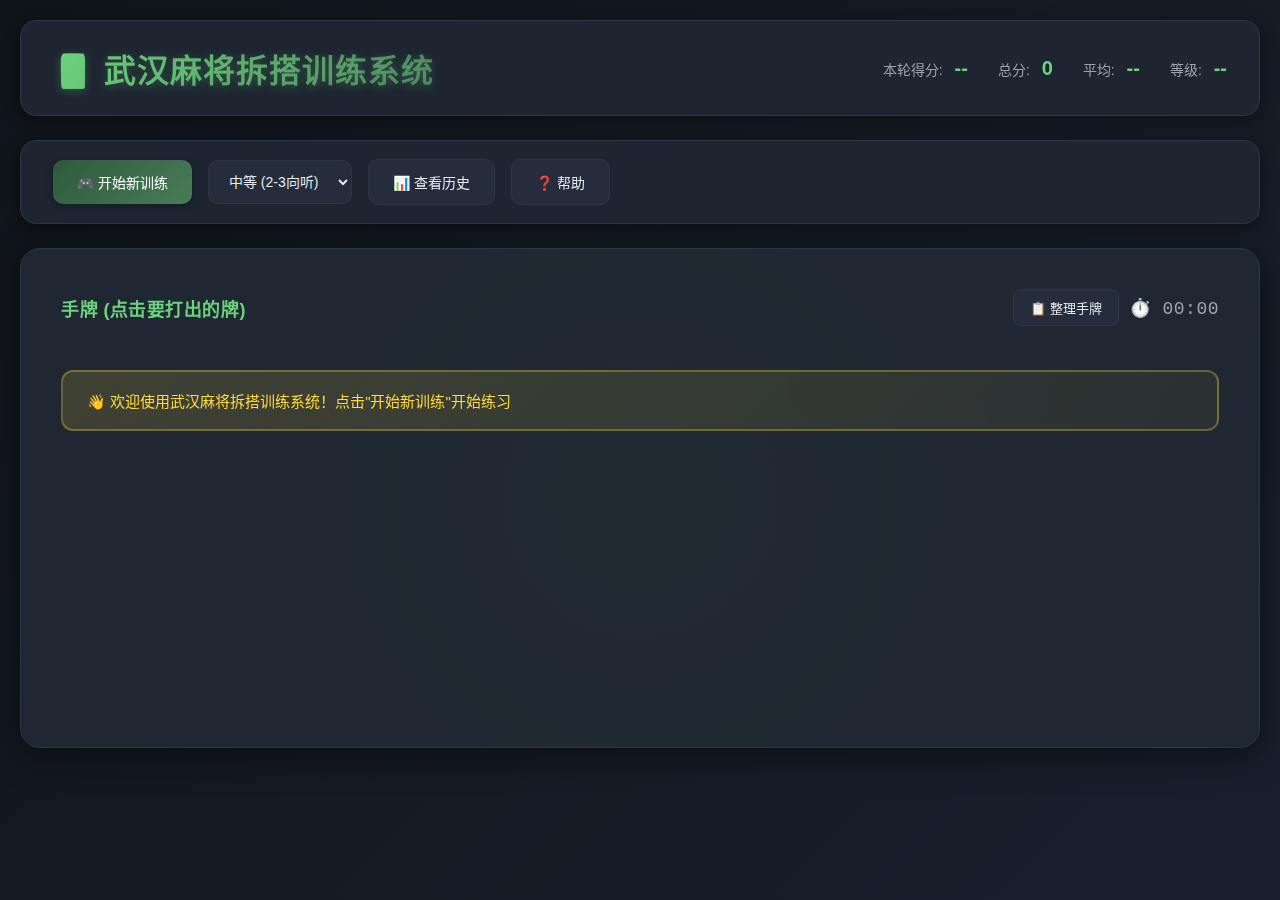
<file: index.html>
<!DOCTYPE html>
<html lang="zh-CN">
<head>
  <meta charset="UTF-8">
  <meta name="viewport" content="width=device-width, initial-scale=1.0">
  <title>🀄 武汉麻将拆搭训练系统</title>
  <link rel="stylesheet" href="css/main.css">
</head>
<body>
  <div id="app">
    <!-- 顶部标题栏 -->
    <header class="app-header">
      <h1>🀄 武汉麻将拆搭训练系统</h1>
      <div class="header-stats">
        <span>本轮得分: <strong id="round-score">--</strong></span>
        <span>总分: <strong id="total-score">0</strong></span>
        <span>平均: <strong id="avg-score">--</strong></span>
        <span>等级: <strong id="level-display">--</strong></span>
      </div>
    </header>
    
    <!-- 控制面板 -->
    <div class="control-panel">
      <button id="btn-new-session" class="btn btn-primary">🎮 开始新训练</button>
      <select id="difficulty-select" class="select">
        <option value="easy">简单 (1-2向听)</option>
        <option value="medium" selected>中等 (2-3向听)</option>
        <option value="hard">困难 (3+向听)</option>
      </select>
      <button id="btn-history" class="btn">📊 查看历史</button>
      <button id="btn-help" class="btn">❓ 帮助</button>
    </div>
    
    <!-- 主游戏区域 -->
    <main class="game-area">
      <!-- 指示牌信息显示 -->
      <div id="indicator-info" class="indicator-info" style="display: none;">
        <div>🎴 指示牌: <span id="indicator-tile-text">--</span></div>
        <div>🟥 皮子: <span id="pizi-tiles-text">--</span></div>
        <div>🟦 赖子: <span id="laizi-tiles-text">--</span></div>
      </div>
      
      <!-- 手牌显示 -->
      <div class="hand-section">
        <div class="section-label">
          <span>手牌 (点击要打出的牌)</span>
          <div class="hand-actions">
            <button id="btn-sort-hand" class="btn btn-small">📋 整理手牌</button>
            <button id="btn-gang" class="btn btn-small hidden">🀄 杠红中</button>
            <span class="timer">⏱️ <span id="timer-display">00:00</span></span>
          </div>
        </div>
        <div class="tiles-wrapper">
          <div id="hand-tiles" class="tile-container"></div>
          <div id="drawn-tile" class="tile-slot" style="display: none;"></div>
        </div>
      </div>
      
      <!-- 提示信息 -->
      <div id="hint-area" class="hint-area hidden">
        <div class="hint-content">
          <span id="hint-text"></span>
        </div>
      </div>
    </main>
    
    <!-- 分析结果面板 -->
    <aside id="analysis-panel" class="analysis-panel hidden">
      <div class="panel-header">
        <h2>🎯 本轮分析结果</h2>
        <button id="btn-close-analysis" class="btn-close">×</button>
      </div>
      
      <div class="panel-content">
        <!-- 得分显示 -->
        <div class="score-display">
          <div class="score-circle" id="score-circle">
            <span class="score-value" id="score-value">--</span>
            <span class="score-label">分</span>
          </div>
          <p class="score-feedback" id="score-feedback"></p>
        </div>
        
        <!-- 对比展示 -->
        <div class="comparison">
          <div class="choice-item user-choice">
            <h3>你的选择</h3>
            <div class="choice-tile">
              <div id="user-choice-tile" class="tile"></div>
            </div>
            <p class="choice-info" id="user-choice-rank"></p>
          </div>
          
          <div class="vs-divider">VS</div>
          
          <div class="choice-item best-choice">
            <h3>最优选择</h3>
            <div class="choice-tile">
              <div id="best-choice-tile" class="tile"></div>
            </div>
            <p class="choice-info" id="best-choice-reason"></p>
          </div>
        </div>
        
        <!-- 所有选项排名 -->
        <div class="alternatives-section">
          <h3>📋 所有选项排名</h3>
          <div id="alternatives-list" class="alternatives-list"></div>
        </div>
        
        <!-- 改进建议 -->
        <div class="improvement-section">
          <h3>💡 改进建议</h3>
          <ul id="improvement-list" class="improvement-list"></ul>
        </div>
        
        <!-- 操作按钮 -->
        <div class="panel-actions">
          <button id="btn-reselect" class="btn btn-secondary">🔄 重新选择</button>
          <button id="btn-next-round" class="btn btn-primary">▶️ 下一轮</button>
          <button id="btn-save-session" class="btn">💾 保存记录</button>
        </div>
      </div>
    </aside>
    
    <!-- 历史记录面板 -->
    <aside id="history-panel" class="history-panel hidden">
      <div class="panel-header">
        <h2>📊 训练历史</h2>
        <button id="btn-close-history" class="btn-close">×</button>
      </div>
      
      <div class="panel-content">
        <div class="session-summary">
          <div class="summary-item">
            <span class="label">训练场次:</span>
            <span class="value" id="rounds-count">0</span>
          </div>
          <div class="summary-item">
            <span class="label">平均得分:</span>
            <span class="value" id="history-avg-score">--</span>
          </div>
          <div class="summary-item">
            <span class="label">平均用时:</span>
            <span class="value" id="history-avg-time">--</span>秒
          </div>
          <div class="summary-item">
            <span class="label">当前等级:</span>
            <span class="value" id="current-level">--</span>
          </div>
        </div>
        
        <div class="rounds-list-wrapper">
          <h3>历史记录</h3>
          <div id="rounds-list" class="rounds-list"></div>
        </div>
        
        <div class="history-actions">
          <button id="btn-clear-history" class="btn btn-danger">🗑️ 清除历史</button>
        </div>
      </div>
    </aside>
  </div>
  
  <!-- 脚本引入 -->
  <script src="js/core/TileConstants.js"></script>
  <script src="js/core/MajiangRules.js"></script>
  <script src="js/core/TileUtils.js"></script>
  <script src="js/core/TileGenerator.js"></script>
  <script src="js/core/TileAnalyzer.js"></script>
  <script src="js/core/ScoringSystem.js"></script>
  <script src="js/state/GameState.js"></script>
  <script src="js/ui/TileDisplay.js"></script>
  <script src="js/ui/AnalysisPanel.js"></script>
  <script src="js/ui/HistoryPanel.js"></script>
  <script src="js/storage/StorageManager.js"></script>
  <script src="js/app.js"></script>
</body>
</html>
</file>
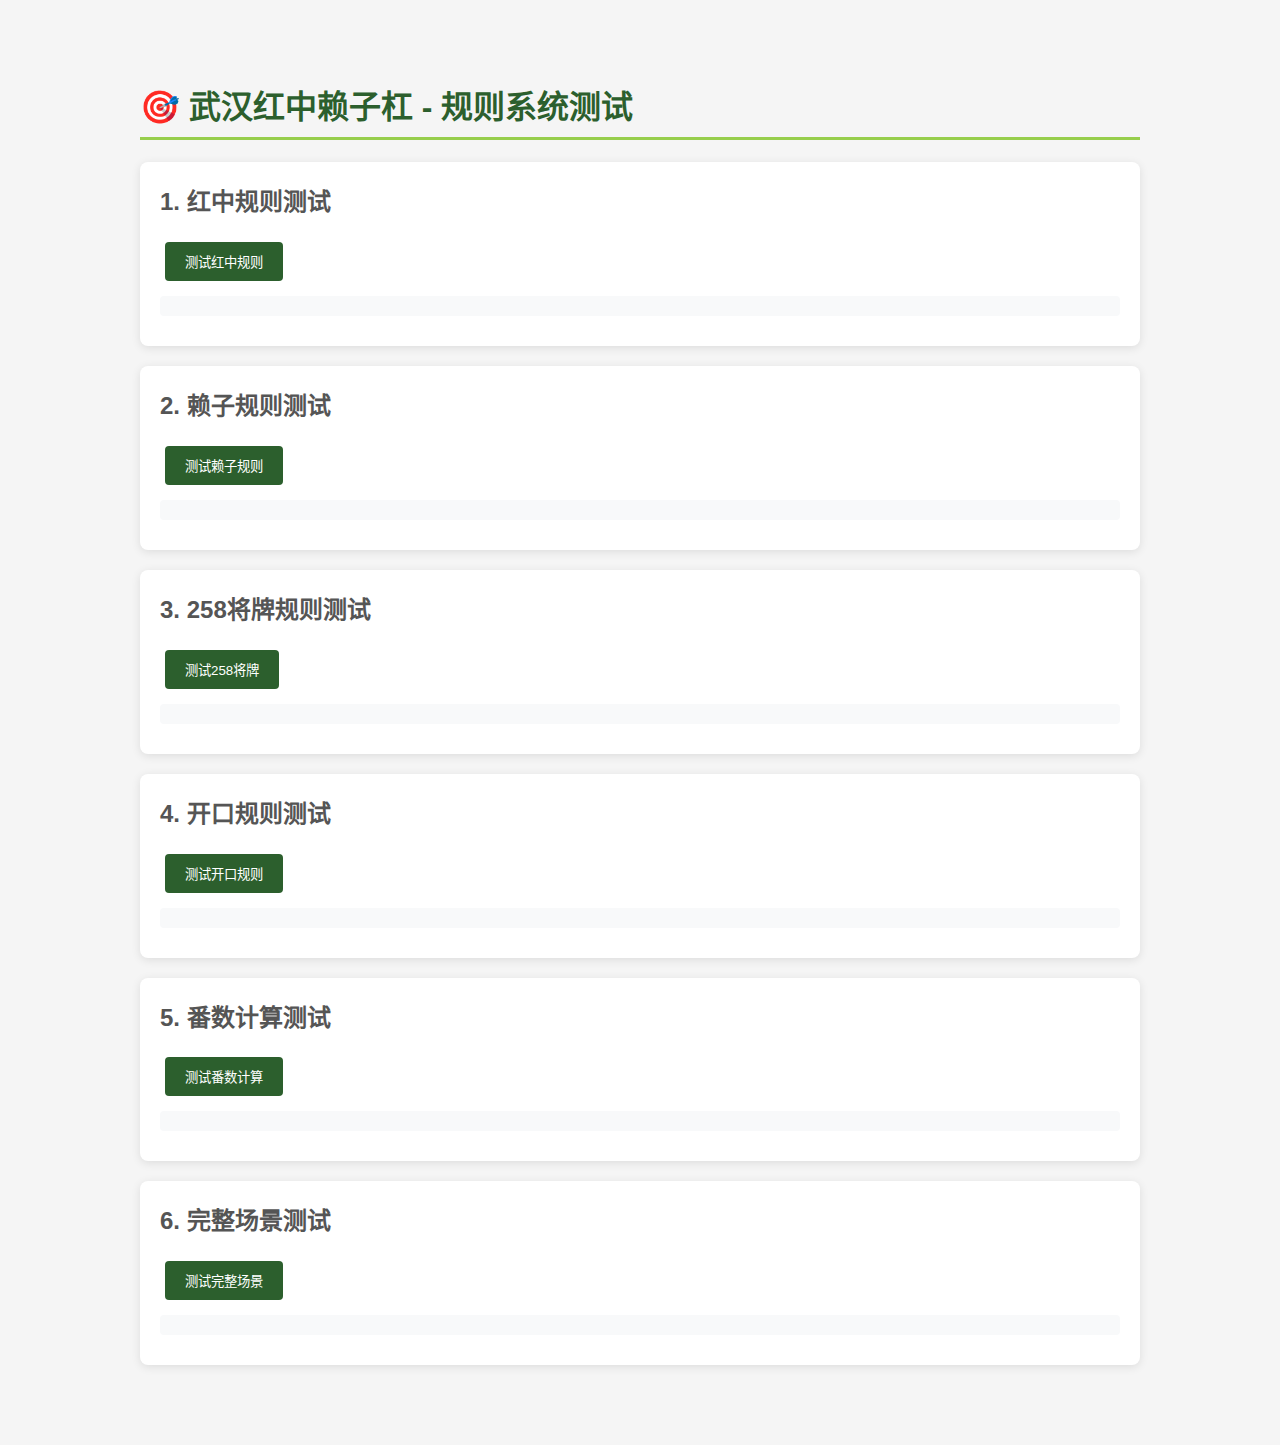
<file: rule-test.html>
<!DOCTYPE html>
<html lang="zh-CN">
<head>
  <meta charset="UTF-8">
  <meta name="viewport" content="width=device-width, initial-scale=1.0">
  <title>规则测试 - 武汉红中赖子杠</title>
  <style>
    body {
      font-family: 'Microsoft YaHei', Arial, sans-serif;
      max-width: 1000px;
      margin: 40px auto;
      padding: 20px;
      background: #f5f5f5;
    }
    .test-section {
      background: white;
      padding: 20px;
      margin-bottom: 20px;
      border-radius: 8px;
      box-shadow: 0 2px 10px rgba(0,0,0,0.1);
    }
    h1 {
      color: #2c5f2d;
      border-bottom: 3px solid #97ce4c;
      padding-bottom: 10px;
    }
    h2 {
      color: #555;
      margin-top: 0;
    }
    .result {
      padding: 10px;
      margin: 10px 0;
      border-radius: 4px;
      background: #f8f9fa;
    }
    .success {
      background: #d4edda;
      border-left: 4px solid #28a745;
      padding: 10px;
    }
    .warning {
      background: #fff3cd;
      border-left: 4px solid #ffc107;
      padding: 10px;
    }
    .info {
      background: #d1ecf1;
      border-left: 4px solid #17a2b8;
      padding: 10px;
    }
    button {
      background: #2c5f2d;
      color: white;
      border: none;
      padding: 10px 20px;
      border-radius: 4px;
      cursor: pointer;
      margin: 5px;
    }
    button:hover {
      background: #97ce4c;
    }
    .code {
      background: #f4f4f4;
      padding: 10px;
      border-radius: 4px;
      font-family: 'Courier New', monospace;
      overflow-x: auto;
    }
  </style>
</head>
<body>
  <h1>🎯 武汉红中赖子杠 - 规则系统测试</h1>

  <div class="test-section">
    <h2>1. 红中规则测试</h2>
    <button onclick="testZhongRule()">测试红中规则</button>
    <div id="zhong-result" class="result"></div>
  </div>

  <div class="test-section">
    <h2>2. 赖子规则测试</h2>
    <button onclick="testLaiziRule()">测试赖子规则</button>
    <div id="laizi-result" class="result"></div>
  </div>

  <div class="test-section">
    <h2>3. 258将牌规则测试</h2>
    <button onclick="test258Jiang()">测试258将牌</button>
    <div id="jiang-result" class="result"></div>
  </div>

  <div class="test-section">
    <h2>4. 开口规则测试</h2>
    <button onclick="testOpenRule()">测试开口规则</button>
    <div id="open-result" class="result"></div>
  </div>

  <div class="test-section">
    <h2>5. 番数计算测试</h2>
    <button onclick="testFanshuCalculation()">测试番数计算</button>
    <div id="fanshu-result" class="result"></div>
  </div>

  <div class="test-section">
    <h2>6. 完整场景测试</h2>
    <button onclick="testFullScenario()">测试完整场景</button>
    <div id="full-result" class="result"></div>
  </div>

  <!-- 引入所有JS文件 -->
  <script src="js/core/TileConstants.js"></script>
  <script src="js/core/MajiangRules.js"></script>
  <script src="js/core/TileUtils.js"></script>
  <script src="js/core/TileGenerator.js"></script>
  <script src="js/core/TileAnalyzer.js"></script>
  <script src="js/core/ScoringSystem.js"></script>

  <script>
    // 测试1：红中规则
    function testZhongRule() {
      const result = document.getElementById('zhong-result');
      result.innerHTML = '<h3>测试结果：</h3>';

      // 测试1.1：检查是否持有红中
      const handWithZhong = ['wan1', 'wan2', 'wan3', 'zhong', 'tiao5'];
      const hasZhong = MajiangRules.hasZhong(handWithZhong);
      result.innerHTML += `<div class="${hasZhong ? 'warning' : 'success'}">
        持有红中检查: ${hasZhong ? '✅ 检测到红中' : '❌ 未检测到'}
      </div>`;

      // 测试1.2：红中规则配置
      const zhongRules = MajiangRules.RULES.ZHONG_RULES;
      result.innerHTML += `<div class="info">
        <strong>红中规则配置：</strong><br>
        - 可以杠牌: ${zhongRules.CAN_GANG ? '✅' : '❌'}<br>
        - 打出算杠: ${zhongRules.DISCARD_IS_GANG ? '✅' : '❌'}<br>
        - 持有不能胡: ${zhongRules.HOLD_CANNOT_HU ? '✅' : '❌'}<br>
        - 杠牌番数: ${zhongRules.GANG_FANSHU}番
      </div>`;

      // 测试1.3：打牌分析（有红中）
      const analyzer = new TileAnalyzer();
      const analysis = analyzer.findBestDiscard(handWithZhong, { hasOpened: false, laiziTile: null });
      result.innerHTML += `<div class="${analysis.bestDiscard === 'zhong' ? 'success' : 'warning'}">
        <strong>打牌分析：</strong><br>
        最佳打牌: <strong>${TileUtils.getTileText(analysis.bestDiscard)}</strong><br>
        原因: ${analysis.reason}
      </div>`;
    }

    // 测试2：赖子规则
    function testLaiziRule() {
      const result = document.getElementById('laizi-result');
      result.innerHTML = '<h3>测试结果：</h3>';

      // 测试2.1：赖子规则配置
      const laiziRules = MajiangRules.RULES.LAIZI_RULES;
      result.innerHTML += `<div class="info">
        <strong>赖子规则配置：</strong><br>
        - 可作万能牌: ${laiziRules.IS_WILDCARD ? '✅' : '❌'}<br>
        - 软胡倍数: ×${laiziRules.SOFT_HU_MULTIPLY}<br>
        - 硬胡倍数: ×${laiziRules.HARD_HU_MULTIPLY}<br>
        - 可单张杠: ${laiziRules.CAN_SINGLE_GANG ? '✅' : '❌'}<br>
        - 赖子杠番数: ${laiziRules.GANG_FANSHU}番<br>
        - 两赖子不能胡小胡: ${laiziRules.TWO_LAIZI_NO_XIAOHU ? '✅' : '❌'}
      </div>`;

      // 测试2.2：两个赖子
      const handWithTwoLaizi = ['wan1', 'wan2', 'wan3', 'tong5', 'tong5', 'tiao7', 'tiao8'];
      const laiziCount = MajiangRules.countLaizi(handWithTwoLaizi, 'tong5');
      result.innerHTML += `<div class="warning">
        <strong>赖子数量检查：</strong><br>
        手牌: ${handWithTwoLaizi.map(t => TileUtils.getTileText(t)).join(' ')}<br>
        赖子(五筒)数量: ${laiziCount}张<br>
        ${laiziCount >= 2 ? '⚠️ 两个赖子不能胡小胡，必须打掉一张' : '✅ 赖子数量正常'}
      </div>`;

      // 测试2.3：打牌分析（有两个赖子）
      const analyzer = new TileAnalyzer();
      const analysis = analyzer.findBestDiscard(handWithTwoLaizi, { hasOpened: false, laiziTile: 'tong5' });
      result.innerHTML += `<div class="success">
        <strong>打牌分析：</strong><br>
        最佳打牌: <strong>${TileUtils.getTileText(analysis.bestDiscard)}</strong><br>
        原因: ${analysis.reason}
      </div>`;
    }

    // 测试3：258将牌规则
    function test258Jiang() {
      const result = document.getElementById('jiang-result');
      result.innerHTML = '<h3>测试结果：</h3>';

      // 测试所有牌的将牌判断
      const testTiles = ['wan2', 'wan5', 'wan8', 'tong3', 'tiao7', 'dong', 'zhong'];
      result.innerHTML += '<div class="info"><strong>258将牌检查：</strong><br>';
      testTiles.forEach(tile => {
        const is258 = MajiangRules.is258Jiang(tile);
        const canBe = MajiangRules.canBeJiang(tile, 'XIAOHU');
        result.innerHTML += `${TileUtils.getTileText(tile)}: ${is258 ? '✅ 是258' : '❌ 不是258'} - ${canBe ? '可作将牌' : '不可作将牌'}<br>`;
      });
      result.innerHTML += '</div>';

      // 测试大胡例外
      result.innerHTML += `<div class="success">
        <strong>大胡例外规则：</strong><br>
        碰碰胡、清一色、将一色、风一色不受258将牌限制
      </div>`;
    }

    // 测试4：开口规则
    function testOpenRule() {
      const result = document.getElementById('open-result');
      result.innerHTML = '<h3>测试结果：</h3>';

      const hand = ['wan1', 'wan2', 'wan3', 'tong5', 'tong6', 'tiao7'];
      
      // 测试未开口
      const checkNotOpened = MajiangRules.canHu(hand, null, false);
      result.innerHTML += `<div class="${checkNotOpened.canHu ? 'success' : 'warning'}">
        <strong>未开口状态：</strong><br>
        可以胡牌: ${checkNotOpened.canHu ? '✅' : '❌'}<br>
        ${checkNotOpened.checks.map(c => `- ${c.reason}`).join('<br>')}
      </div>`;

      // 测试已开口
      const checkOpened = MajiangRules.canHu(hand, null, true);
      result.innerHTML += `<div class="${checkOpened.canHu ? 'success' : 'warning'}">
        <strong>已开口状态：</strong><br>
        可以胡牌: ${checkOpened.canHu ? '✅' : '❌'}<br>
        ${checkOpened.checks.map(c => `- ${c.reason}`).join('<br>')}
      </div>`;
    }

    // 测试5：番数计算
    function testFanshuCalculation() {
      const result = document.getElementById('fanshu-result');
      result.innerHTML = '<h3>测试结果：</h3>';

      // 场景1：小胡，开口一次，自摸
      const score1 = MajiangRules.calculateFanshu({
        baseScore: 1,
        openCount: 1,
        zhongGang: 0,
        laiziGang: 0,
        anGang: 0,
        mingGang: 0,
        isHardHu: false,
        isZimo: true,
        isDahu: false
      });
      result.innerHTML += `<div class="info">
        <strong>场景1：小胡+开口1次+自摸</strong><br>
        基础分1 × 开口×2 × 自摸×2 = ${score1}番
      </div>`;

      // 场景2：硬胡，开口一次，杠红中一次，自摸
      const score2 = MajiangRules.calculateFanshu({
        baseScore: 1,
        openCount: 1,
        zhongGang: 1,
        laiziGang: 0,
        anGang: 0,
        mingGang: 0,
        isHardHu: true,
        isZimo: true,
        isDahu: false
      });
      result.innerHTML += `<div class="success">
        <strong>场景2：硬胡+开口1次+红中杠+自摸</strong><br>
        (基础分1 + 红中杠1番) × 开口×2 × 硬胡×2 × 自摸×2 = ${score2}番
      </div>`;

      // 场景3：大胡，碰碰胡+清一色，硬胡，暗杠一次，自摸
      const score3 = MajiangRules.calculateFanshu({
        baseScore: 20, // 两个大胡
        openCount: 3,
        zhongGang: 0,
        laiziGang: 0,
        anGang: 1,
        mingGang: 0,
        isHardHu: true,
        isZimo: true,
        isDahu: true
      });
      result.innerHTML += `<div class="warning">
        <strong>场景3：大胡(碰碰胡+清一色)+暗杠+硬胡+开口3次+自摸</strong><br>
        基础分20 × 开口×2³ × 暗杠×4 × 硬胡×2 × 自摸×1.5 = ${score3}番
      </div>`;
    }

    // 测试6：完整场景
    function testFullScenario() {
      const result = document.getElementById('full-result');
      result.innerHTML = '<h3>完整场景测试：</h3>';

      // 场景：手牌中有红中和一个赖子
      const hand = ['wan1', 'wan2', 'wan3', 'zhong', 'tong5', 'tong6', 'tong6', 'tiao7', 'tiao8', 'dong', 'dong', 'dong', 'bei', 'bei'];
      const laiziTile = 'tong6';

      result.innerHTML += `<div class="code">
        <strong>手牌：</strong>${hand.map(t => TileUtils.getTileText(t)).join(' ')}<br>
        <strong>赖子：</strong>${TileUtils.getTileText(laiziTile)}
      </div>`;

      // 执行分析
      const analyzer = new TileAnalyzer();
      const analysis = analyzer.findBestDiscard(hand, { hasOpened: false, laiziTile });

      // 显示规则检查
      if (analysis.ruleChecks && analysis.ruleChecks.length > 0) {
        result.innerHTML += '<div class="info"><strong>规则检查：</strong><br>';
        analysis.ruleChecks.forEach(check => {
          const emoji = check.type === 'warning' ? '⚠️' : (check.type === 'success' ? '✅' : 'ℹ️');
          result.innerHTML += `${emoji} <strong>${check.rule}:</strong> ${check.message}<br>`;
        });
        result.innerHTML += '</div>';
      }

      // 显示最佳打法
      result.innerHTML += `<div class="success">
        <strong>最佳打法：</strong>${TileUtils.getTileText(analysis.bestDiscard)}<br>
        <strong>原因：</strong>${analysis.reason}
      </div>`;

      // 显示备选方案
      result.innerHTML += '<div class="info"><strong>备选方案（前5个）：</strong><br>';
      analysis.alternatives.slice(0, 5).forEach((alt, i) => {
        result.innerHTML += `${i+1}. ${TileUtils.getTileText(alt.tile)} (评分: ${alt.score.toFixed(1)})<br>`;
      });
      result.innerHTML += '</div>';
    }

    // 页面加载时显示欢迎信息
    window.onload = function() {
      console.log('🎯 武汉红中赖子杠规则系统测试页面已加载');
      console.log('点击各个测试按钮查看规则实现效果');
    };
  </script>
</body>
</html>
</file>
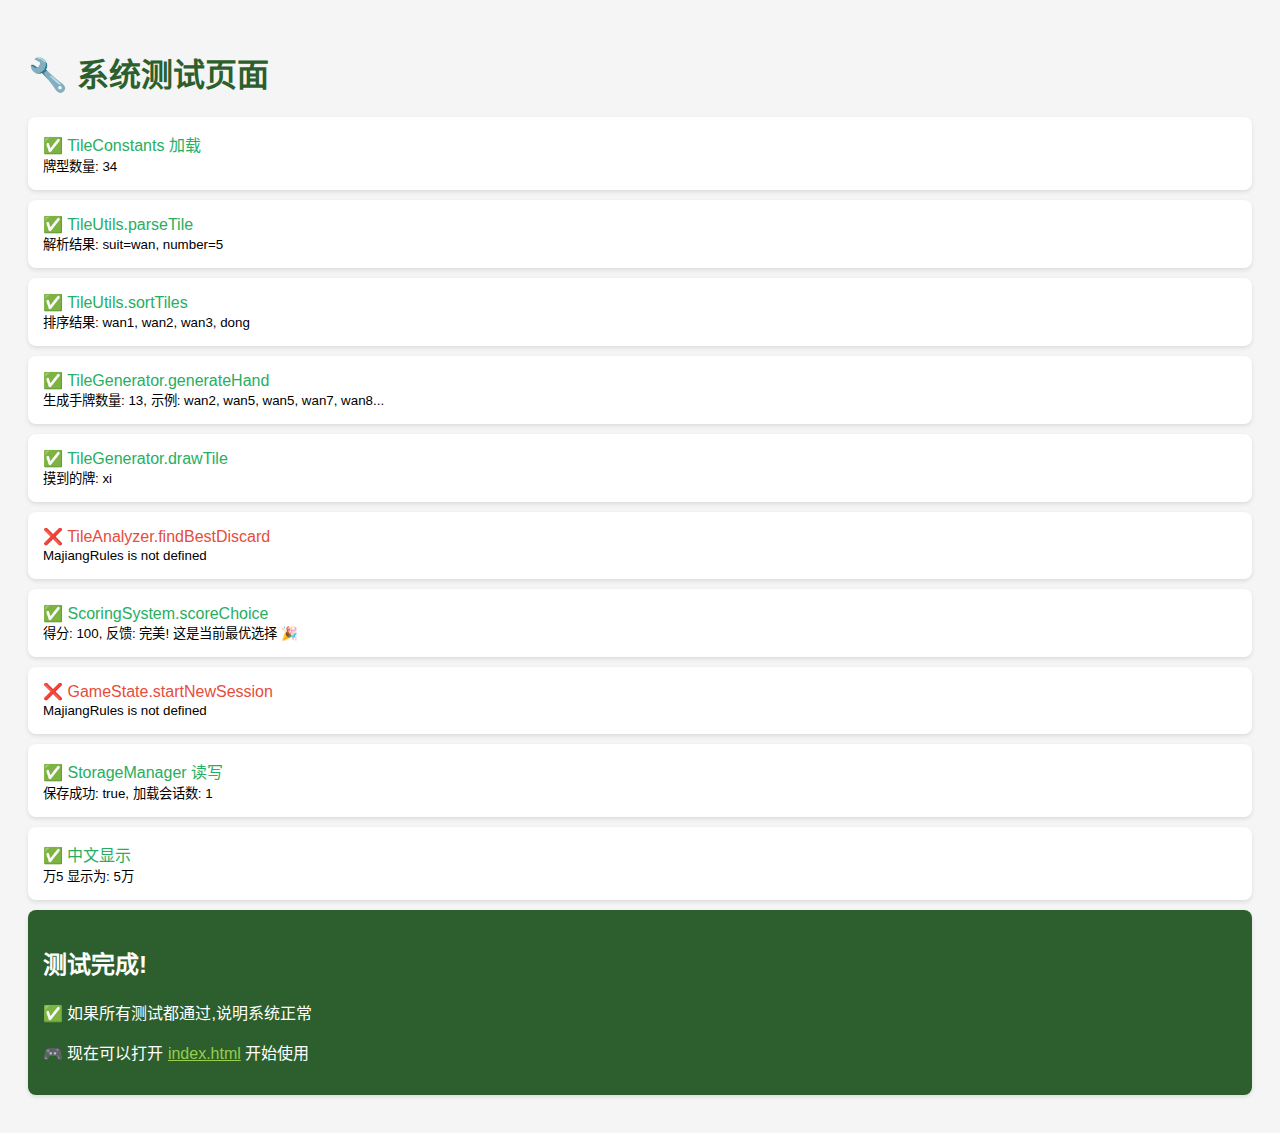
<file: test.html>
<!DOCTYPE html>
<html lang="zh-CN">
<head>
  <meta charset="UTF-8">
  <title>系统测试 - 武汉麻将拆搭训练</title>
  <style>
    body {
      font-family: Arial, sans-serif;
      padding: 20px;
      background: #f5f5f5;
    }
    .test-item {
      background: white;
      padding: 15px;
      margin: 10px 0;
      border-radius: 8px;
      box-shadow: 0 2px 4px rgba(0,0,0,0.1);
    }
    .success { color: #27ae60; }
    .error { color: #e74c3c; }
    h1 { color: #2c5f2d; }
  </style>
</head>
<body>
  <h1>🔧 系统测试页面</h1>
  <div id="test-results"></div>

  <!-- 加载所有JS文件 -->
  <script src="js/core/TileConstants.js"></script>
  <script src="js/core/TileUtils.js"></script>
  <script src="js/core/TileGenerator.js"></script>
  <script src="js/core/TileAnalyzer.js"></script>
  <script src="js/core/ScoringSystem.js"></script>
  <script src="js/state/GameState.js"></script>
  <script src="js/ui/TileDisplay.js"></script>
  <script src="js/ui/AnalysisPanel.js"></script>
  <script src="js/ui/HistoryPanel.js"></script>
  <script src="js/storage/StorageManager.js"></script>

  <script>
    const results = document.getElementById('test-results');
    
    function addTest(name, passed, message = '') {
      const div = document.createElement('div');
      div.className = 'test-item';
      div.innerHTML = `
        <strong>${passed ? '✅' : '❌'}</strong>
        <span class="${passed ? 'success' : 'error'}">${name}</span>
        ${message ? `<br><small>${message}</small>` : ''}
      `;
      results.appendChild(div);
    }

    // 测试1: 常量定义
    try {
      addTest('TileConstants 加载', 
        TileConstants && TileConstants.ALL_TILES.length === 34,
        `牌型数量: ${TileConstants.ALL_TILES.length}`
      );
    } catch (e) {
      addTest('TileConstants 加载', false, e.message);
    }

    // 测试2: 工具函数
    try {
      const parsed = TileUtils.parseTile('wan5');
      addTest('TileUtils.parseTile', 
        parsed.suit === 'wan' && parsed.number === 5,
        `解析结果: suit=${parsed.suit}, number=${parsed.number}`
      );
    } catch (e) {
      addTest('TileUtils.parseTile', false, e.message);
    }

    // 测试3: 排序功能
    try {
      const sorted = TileUtils.sortTiles(['wan3', 'wan1', 'wan2', 'dong']);
      addTest('TileUtils.sortTiles', 
        sorted[0] === 'wan1' && sorted[1] === 'wan2',
        `排序结果: ${sorted.join(', ')}`
      );
    } catch (e) {
      addTest('TileUtils.sortTiles', false, e.message);
    }

    // 测试4: 牌型生成
    try {
      const generator = new TileGenerator();
      const hand = generator.generateHand({ difficulty: 'medium' });
      addTest('TileGenerator.generateHand', 
        hand.length === 13,
        `生成手牌数量: ${hand.length}, 示例: ${hand.slice(0, 5).join(', ')}...`
      );
    } catch (e) {
      addTest('TileGenerator.generateHand', false, e.message);
    }

    // 测试5: 摸牌功能
    try {
      const generator = new TileGenerator();
      const tile = generator.drawTile([]);
      addTest('TileGenerator.drawTile', 
        tile && typeof tile === 'string',
        `摸到的牌: ${tile}`
      );
    } catch (e) {
      addTest('TileGenerator.drawTile', false, e.message);
    }

    // 测试6: 牌型分析
    try {
      const analyzer = new TileAnalyzer();
      const testHand = ['wan1','wan2','wan3','tong4','tong5','tong6','tiao7','tiao8','tiao9','dong','dong','nan','xi','bai'];
      const result = analyzer.findBestDiscard(testHand);
      addTest('TileAnalyzer.findBestDiscard', 
        result.bestDiscard !== null,
        `最佳打牌: ${result.bestDiscard}, 原因: ${result.reason}`
      );
    } catch (e) {
      addTest('TileAnalyzer.findBestDiscard', false, e.message);
    }

    // 测试7: 评分系统
    try {
      const scoring = new ScoringSystem();
      const mockSolution = {
        bestDiscard: 'wan1',
        score: -50,
        alternatives: [{tile: 'wan1', score: -50}, {tile: 'wan2', score: -30}],
        reason: '测试原因'
      };
      const result = scoring.scoreChoice('wan1', mockSolution, mockSolution.alternatives);
      addTest('ScoringSystem.scoreChoice', 
        result.score === 100,
        `得分: ${result.score}, 反馈: ${result.feedback}`
      );
    } catch (e) {
      addTest('ScoringSystem.scoreChoice', false, e.message);
    }

    // 测试8: 游戏状态管理
    try {
      const gameState = new GameState();
      gameState.startNewSession('medium');
      const state = gameState.getState();
      addTest('GameState.startNewSession', 
        state.session.sessionId !== null && state.currentRound.initialHand.length === 13,
        `会话ID: ${state.session.sessionId}, 手牌数: ${state.currentRound.initialHand.length}`
      );
    } catch (e) {
      addTest('GameState.startNewSession', false, e.message);
    }

    // 测试9: 存储管理
    try {
      const storage = new StorageManager();
      const mockSession = {
        sessionId: 'test_123',
        rounds: [],
        totalScore: 0
      };
      const saved = storage.saveSession(mockSession);
      const loaded = storage.loadSessions();
      addTest('StorageManager 读写', 
        saved && loaded.length > 0,
        `保存成功: ${saved}, 加载会话数: ${loaded.length}`
      );
      // 清理测试数据
      storage.clearAll();
    } catch (e) {
      addTest('StorageManager 读写', false, e.message);
    }

    // 测试10: 中文显示
    try {
      const text = TileUtils.getTileText('wan5');
      addTest('中文显示', 
        text === '5万',
        `万5 显示为: ${text}`
      );
    } catch (e) {
      addTest('中文显示', false, e.message);
    }

    // 添加总结
    setTimeout(() => {
      const summary = document.createElement('div');
      summary.className = 'test-item';
      summary.style.background = '#2c5f2d';
      summary.style.color = 'white';
      summary.innerHTML = `
        <h2>测试完成!</h2>
        <p>✅ 如果所有测试都通过,说明系统正常</p>
        <p>🎮 现在可以打开 <a href="index.html" style="color: #97ce4c">index.html</a> 开始使用</p>
      `;
      results.appendChild(summary);
    }, 100);
  </script>
</body>
</html>
</file>
<file: css/main.css>
/* 全局样式 */
* {
  margin: 0;
  padding: 0;
  box-sizing: border-box;
}

:root {
  /* 暗黑主题色彩系统 */
  --primary-color: #2d5a3d; /* 深绿主色 */
  --secondary-color: #4a7c59; /* 中绿辅助色 */
  --accent-color: #6dd47e; /* 亮绿强调色 */
  --danger-color: #ff6b6b;
  --warning-color: #ffd93d;
  --success-color: #51cf66;
  
  /* 背景色系 */
  --bg-dark: #0f1419; /* 深黑背景 */
  --bg-darker: #1a1f2e; /* 更深的背景 */
  --card-bg: #1e2531; /* 卡片背景 */
  --card-bg-hover: #252d3d; /* 卡片悬停背景 */
  
  /* 文字色系 */
  --text-primary: #e8e9ed; /* 主要文字 */
  --text-secondary: #9ca3af; /* 次要文字 */
  --text-muted: #6b7280; /* 弱化文字 */
  
  /* 边框色系 */
  --border-color: #2d3748;
  --border-light: #3a4556;
  
  /* 麻将牌边框专属色 */
  --tile-border: #2d5a3d; /* 墨绿色边框 */
  --tile-border-hover: #3d7a4d; /* 悬停时的亮绿边框 */
  --tile-border-selected: #4a9d5e; /* 选中时的更亮绿边框 */
  
  /* 阴影 */
  --shadow-sm: 0 2px 8px rgba(0, 0, 0, 0.3);
  --shadow-md: 0 4px 16px rgba(0, 0, 0, 0.4);
  --shadow-lg: 0 8px 32px rgba(0, 0, 0, 0.5);
  --shadow-glow: 0 0 20px rgba(109, 212, 126, 0.3);
}

body {
  font-family: -apple-system, BlinkMacSystemFont, "Segoe UI", "Microsoft YaHei", "Noto Sans SC", sans-serif;
  background: linear-gradient(135deg, var(--bg-dark) 0%, var(--bg-darker) 100%);
  background-attachment: fixed;
  min-height: 100vh;
  padding: 20px;
  color: var(--text-primary);
  overflow-x: hidden;
}

#app {
  max-width: 1400px;
  margin: 0 auto;
}

/* 顶部标题栏 */
.app-header {
  background: var(--card-bg);
  padding: 24px 32px;
  border-radius: 16px;
  box-shadow: var(--shadow-md);
  margin-bottom: 24px;
  display: flex;
  justify-content: space-between;
  align-items: center;
  border: 1px solid var(--border-color);
  backdrop-filter: blur(10px);
  transition: all 0.3s ease;
}

.app-header:hover {
  border-color: var(--primary-color);
  box-shadow: var(--shadow-lg), var(--shadow-glow);
}

.app-header h1 {
  font-size: 32px;
  background: linear-gradient(135deg, var(--accent-color) 0%, var(--secondary-color) 100%);
  -webkit-background-clip: text;
  -webkit-text-fill-color: transparent;
  background-clip: text;
  margin: 0;
  font-weight: 700;
  letter-spacing: 1px;
  text-shadow: 0 2px 10px rgba(109, 212, 126, 0.3);
}

.header-stats {
  display: flex;
  gap: 30px;
}

.header-stats span {
  font-size: 14px;
  color: var(--text-secondary);
}

.header-stats strong {
  color: var(--accent-color);
  font-size: 20px;
  margin-left: 8px;
  font-weight: 700;
}

/* 控制面板 */
.control-panel {
  background: var(--card-bg);
  padding: 18px 32px;
  border-radius: 16px;
  box-shadow: var(--shadow-md);
  margin-bottom: 24px;
  display: flex;
  gap: 16px;
  align-items: center;
  border: 1px solid var(--border-color);
  backdrop-filter: blur(10px);
}

/* 按钮样式 */
.btn {
  padding: 12px 24px;
  border: 1px solid var(--border-color);
  border-radius: 10px;
  font-size: 14px;
  font-weight: 500;
  cursor: pointer;
  transition: all 0.3s ease;
  background: var(--card-bg-hover);
  color: var(--text-primary);
  position: relative;
  overflow: hidden;
}

.btn::before {
  content: '';
  position: absolute;
  top: 50%;
  left: 50%;
  width: 0;
  height: 0;
  border-radius: 50%;
  background: rgba(109, 212, 126, 0.2);
  transform: translate(-50%, -50%);
  transition: width 0.5s, height 0.5s;
}

.btn:hover::before {
  width: 300px;
  height: 300px;
}

.btn:hover {
  transform: translateY(-3px);
  box-shadow: 0 6px 20px rgba(0, 0, 0, 0.4);
  border-color: var(--primary-color);
}

.btn:active {
  transform: translateY(-1px);
}

.btn-primary {
  background: linear-gradient(135deg, var(--primary-color) 0%, var(--secondary-color) 100%);
  color: white;
  border: none;
  box-shadow: var(--shadow-sm);
}

.btn-primary:hover {
  background: linear-gradient(135deg, var(--secondary-color) 0%, var(--accent-color) 100%);
  box-shadow: var(--shadow-md), 0 0 20px rgba(109, 212, 126, 0.4);
}

.btn-secondary {
  background: linear-gradient(135deg, #6c757d 0%, #5a6268 100%);
  color: white;
  border: none;
  box-shadow: var(--shadow-sm);
}

.btn-secondary:hover {
  background: linear-gradient(135deg, #5a6268 0%, #545b62 100%);
  box-shadow: var(--shadow-md);
}

.btn-danger {
  background: linear-gradient(135deg, #ff6b6b 0%, #ee5a6f 100%);
  color: white;
  border: none;
}

.btn-danger:hover {
  background: linear-gradient(135deg, #ff8787 0%, #ff6b6b 100%);
}

.select {
  padding: 12px 16px;
  border: 1px solid var(--border-color);
  border-radius: 10px;
  font-size: 14px;
  cursor: pointer;
  background: var(--card-bg-hover);
  color: var(--text-primary);
  transition: all 0.3s ease;
}

.select:hover {
  border-color: var(--primary-color);
  box-shadow: 0 0 0 3px rgba(45, 90, 61, 0.1);
}

.select:focus {
  outline: none;
  border-color: var(--accent-color);
  box-shadow: 0 0 0 3px rgba(109, 212, 126, 0.2);
}

/* 游戏区域 */
.game-area {
  background: var(--card-bg);
  padding: 40px;
  border-radius: 20px;
  box-shadow: var(--shadow-lg);
  margin-bottom: 24px;
  min-height: 500px;
  border: 1px solid var(--border-color);
  backdrop-filter: blur(10px);
  position: relative;
  overflow: hidden;
}

.game-area::before {
  content: '';
  position: absolute;
  top: -50%;
  right: -50%;
  width: 200%;
  height: 200%;
  background: radial-gradient(circle, rgba(109, 212, 126, 0.03) 0%, transparent 70%);
  pointer-events: none;
}

.hand-section {
  margin-bottom: 24px;
  position: relative;
  z-index: 1;
}

/* 指示牌信息显示区域 */
.indicator-info {
  background: var(--card-bg-hover);
  padding: 16px 24px;
  border-radius: 12px;
  margin-bottom: 20px;
  border: 2px solid var(--border-color);
  display: flex;
  gap: 24px;
  align-items: center;
  box-shadow: var(--shadow-sm);
  backdrop-filter: blur(10px);
  transition: all 0.3s ease;
}

.indicator-info:hover {
  border-color: var(--primary-color);
  box-shadow: var(--shadow-md);
}

.indicator-info > div {
  display: flex;
  align-items: center;
  gap: 10px;
  font-size: 15px;
  font-weight: 500;
  color: var(--text-secondary);
}

.indicator-info span[id$="-text"] {
  color: var(--accent-color);
  font-weight: 700;
  font-size: 16px;
  padding: 4px 12px;
  background: rgba(109, 212, 126, 0.1);
  border-radius: 6px;
  border: 1px solid rgba(109, 212, 126, 0.2);
}

/* 皮子和赖子标记 */
.tile.tile-pizi {
  position: relative;
}

.tile.tile-pizi::before {
  content: '🟥';
  position: absolute;
  top: -8px;
  right: -8px;
  font-size: 18px;
  z-index: 1;
  filter: drop-shadow(0 2px 4px rgba(0, 0, 0, 0.4));
  pointer-events: none; /* 不阻挡点击事件 */
}

.tile.tile-laizi {
  position: relative;
}

.tile.tile-laizi::before {
  content: '🟦';
  position: absolute;
  top: -8px;
  right: -8px;
  font-size: 18px;
  z-index: 1;
  filter: drop-shadow(0 2px 4px rgba(0, 0, 0, 0.4));
  pointer-events: none; /* 不阻挡点击事件 */
}

.section-label {
  display: flex;
  justify-content: space-between;
  align-items: center;
  margin-bottom: 20px;
  font-size: 18px;
  font-weight: 600;
  color: var(--accent-color);
  letter-spacing: 0.5px;
}

.hand-actions {
  display: flex;
  align-items: center;
  gap: 10px;
}

.btn-small {
  padding: 8px 16px;
  font-size: 13px;
  border-radius: 8px;
}

.timer {
  font-size: 18px;
  color: var(--text-secondary);
  font-weight: 500;
  font-family: 'Courier New', monospace;
}

.tiles-wrapper {
  display: flex;
  gap: 20px;
  align-items: center;
  flex-wrap: wrap;
}

/* 麻将牌容器 */
.tile-container {
  display: flex;
  gap: 5px;
  flex-wrap: wrap;
}

/* 麻将牌样式 - 纯白底色，无边框设计 */
.tile {
  width: 60px;
  height: 85px;
  /* 纯白色背景，还原真实麻将牌 */
  background: #ffffff;
  /* 移除边框，避免与PNG图片重影 */
  border: none;
  border-radius: 4px;
  display: flex;
  align-items: center;
  justify-content: center;
  font-size: 28px;
  font-weight: bold;
  cursor: pointer;
  transition: all 0.3s cubic-bezier(0.4, 0, 0.2, 1);
  /* 简洁阴影效果 */
  box-shadow: 0 2px 8px rgba(0, 0, 0, 0.5);
  user-select: none;
  position: relative;
  background-size: cover;
  background-position: center;
  background-repeat: no-repeat;
}

/* 图片加载失败时显示文字 */
.tile::after {
  content: attr(data-text);
  position: absolute;
  font-size: 22px;
  color: transparent; /* 默认透明，不显示文字 */
  text-shadow: 1px 1px 2px rgba(250, 242, 242, 0.3);
  pointer-events: none; /* 不阻挡点击事件 */
}

/* 只有在没有背景图片时才显示文字（图片加载失败的情况） */
.tile:not([style*="background-image"])::after {
  color: #333;
}

/* 悬停效果 */
.tile:hover {
  transform: translateY(-10px) scale(1.05);
  box-shadow: 0 8px 20px rgba(0, 0, 0, 0.6);
  z-index: 10;
}

/* 选中效果 */
.tile.selected {
  transform: translateY(-18px) scale(1.08);
  box-shadow: 
    0 12px 28px rgba(0, 0, 0, 0.7),
    0 0 0 3px var(--accent-color);
  z-index: 20;
}

/* 摸牌效果 - 脉冲动画 */
.tile.tile-drawn {
  animation: tilePulse 2s infinite;
  box-shadow: 
    0 6px 16px rgba(0, 0, 0, 0.6),
    0 0 0 3px var(--accent-color);
}

@keyframes tilePulse {
  0%, 100% { 
    box-shadow: 
      0 6px 16px rgba(0, 0, 0, 0.6),
      0 0 0 3px var(--accent-color);
    transform: scale(1);
  }
  50% { 
    box-shadow: 
      0 8px 20px rgba(0, 0, 0, 0.7),
      0 0 0 4px var(--accent-color),
      0 0 20px rgba(109, 212, 126, 0.6);
    transform: scale(1.03);
  }
}

.drawn-tile-wrapper {
  display: flex;
  align-items: center;
  gap: 12px;
  padding-left: 24px;
  border-left: 3px solid var(--primary-color);
  position: relative;
}

.drawn-tile-wrapper::before {
  content: '';
  position: absolute;
  left: -3px;
  top: 50%;
  transform: translateY(-50%);
  width: 6px;
  height: 40px;
  background: var(--accent-color);
  border-radius: 3px;
  box-shadow: 0 0 10px rgba(109, 212, 126, 0.5);
}

.drawn-label {
  font-size: 15px;
  color: var(--text-secondary);
  font-weight: 600;
  letter-spacing: 0.5px;
}

.tile-slot {
  min-width: 60px;
  min-height: 85px;
}

/* 提示区域 */
.hint-area {
  margin-top: 24px;
  padding: 18px 24px;
  background: linear-gradient(135deg, rgba(255, 217, 61, 0.15) 0%, rgba(255, 217, 61, 0.05) 100%);
  border: 2px solid rgba(255, 217, 61, 0.3);
  border-radius: 12px;
  animation: fadeIn 0.4s ease;
  backdrop-filter: blur(10px);
  position: relative;
  overflow: hidden;
}

.hint-area::before {
  content: '';
  position: absolute;
  top: 0;
  left: -100%;
  width: 100%;
  height: 100%;
  background: linear-gradient(90deg, transparent, rgba(255, 217, 61, 0.1), transparent);
  animation: shimmer 2s infinite;
}

@keyframes shimmer {
  to {
    left: 100%;
  }
}

.hint-area.hidden {
  display: none;
}

.hint-content {
  font-size: 15px;
  color: var(--warning-color);
  font-weight: 500;
  position: relative;
  z-index: 1;
}

/* 分析面板 */
.analysis-panel,
.history-panel {
  position: fixed;
  top: 0;
  right: -600px; /* 加宽到600px */
  width: 580px;
  height: 100vh;
  background: var(--card-bg);
  box-shadow: -8px 0 32px rgba(0, 0, 0, 0.6);
  transition: right 0.4s cubic-bezier(0.4, 0, 0.2, 1);
  overflow-y: auto;
  z-index: 1000;
  border-left: 1px solid var(--border-color);
}

.analysis-panel:not(.hidden),
.history-panel:not(.hidden) {
  right: 0;
}

.panel-header {
  background: linear-gradient(135deg, var(--primary-color) 0%, var(--secondary-color) 100%);
  color: white;
  padding: 24px;
  display: flex;
  justify-content: space-between;
  align-items: center;
  position: sticky;
  top: 0;
  z-index: 10;
  box-shadow: 0 4px 12px rgba(0, 0, 0, 0.3);
}

.panel-header h2 {
  margin: 0;
  font-size: 24px;
  font-weight: 700;
  text-shadow: 0 2px 4px rgba(0, 0, 0, 0.3);
}

.btn-close {
  background: rgba(255, 255, 255, 0.1);
  border: 2px solid rgba(255, 255, 255, 0.3);
  border-radius: 8px;
  color: white;
  font-size: 32px;
  cursor: pointer;
  line-height: 1;
  padding: 4px 8px;
  width: 40px;
  height: 40px;
  transition: all 0.3s ease;
  display: flex;
  align-items: center;
  justify-content: center;
}

.btn-close:hover {
  background: rgba(255, 255, 255, 0.2);
  transform: rotate(90deg) scale(1.1);
  border-color: rgba(255, 255, 255, 0.5);
}

.panel-content {
  padding: 20px;
  position: relative;
}

/* 得分显示 - 紧凑布局 */
.score-display {
  text-align: center;
  margin-bottom: 24px;
  background: linear-gradient(135deg, rgba(109, 212, 126, 0.08) 0%, rgba(93, 173, 226, 0.08) 100%);
  padding: 20px;
  border-radius: 16px;
  border: 1px solid rgba(109, 212, 126, 0.2);
}

.score-circle {
  width: 110px;
  height: 110px;
  margin: 0 auto 12px;
  border-radius: 50%;
  background: linear-gradient(135deg, var(--primary-color) 0%, var(--accent-color) 100%);
  display: flex;
  flex-direction: column;
  align-items: center;
  justify-content: center;
  box-shadow: 
    0 6px 20px rgba(0, 0, 0, 0.4),
    0 0 30px rgba(109, 212, 126, 0.3),
    inset 0 2px 4px rgba(255, 255, 255, 0.2);
  position: relative;
  overflow: hidden;
}

.score-circle::before {
  content: '';
  position: absolute;
  top: -50%;
  left: -50%;
  width: 200%;
  height: 200%;
  background: radial-gradient(circle, rgba(255, 255, 255, 0.1) 0%, transparent 70%);
  animation: rotate 10s linear infinite;
}

@keyframes rotate {
  to {
    transform: rotate(360deg);
  }
}

.score-value {
  font-size: 40px;
  font-weight: 800;
  color: white;
  text-shadow: 0 2px 8px rgba(0, 0, 0, 0.4);
  position: relative;
  z-index: 1;
}

.score-label {
  font-size: 14px;
  color: white;
  opacity: 0.95;
  font-weight: 600;
  position: relative;
  z-index: 1;
}

.score-feedback {
  font-size: 16px;
  color: var(--accent-color);
  font-weight: 600;
  letter-spacing: 0.5px;
  margin-top: 8px;
}

/* 对比展示 - 紧凑且清晰 */
.comparison {
  display: flex;
  gap: 16px;
  align-items: center;
  margin-bottom: 24px;
  padding: 16px;
  background: var(--card-bg-hover);
  border-radius: 12px;
  border: 1px solid var(--border-color);
  box-shadow: var(--shadow-sm);
}

.choice-item {
  flex: 1;
  text-align: center;
}

.choice-item h3 {
  font-size: 13px;
  margin-bottom: 8px;
  color: var(--text-secondary);
  font-weight: 600;
  letter-spacing: 0.5px;
}

.choice-tile {
  margin: 8px 0;
  display: flex;
  justify-content: center;
}

.choice-tile .tile {
  cursor: default;
  width: 50px;
  height: 70px;
  font-size: 24px;
}

.choice-info {
  font-size: 12px;
  color: var(--text-muted);
  margin-top: 6px;
  line-height: 1.5;
  max-height: 60px;
  overflow: hidden;
  text-overflow: ellipsis;
  display: -webkit-box;
  -webkit-line-clamp: 3;
  -webkit-box-orient: vertical;
}

.vs-divider {
  font-size: 22px;
  font-weight: 800;
  color: var(--accent-color);
  text-shadow: 0 2px 4px rgba(109, 212, 126, 0.3);
  padding: 0 8px;
}

/* 备选方案 - 紧凑布局 */
.alternatives-section {
  margin-bottom: 20px;
}

.alternatives-section h3,
.improvement-section h3 {
  font-size: 16px;
  margin-bottom: 12px;
  color: var(--accent-color);
  font-weight: 700;
  letter-spacing: 0.5px;
  padding: 8px 12px;
  background: rgba(109, 212, 126, 0.08);
  border-radius: 8px;
  border-left: 3px solid var(--accent-color);
}

.alternatives-list {
  max-height: 200px;
  overflow-y: auto;
  border-radius: 8px;
  background: rgba(0, 0, 0, 0.1);
  padding: 4px;
}

.alternative-item {
  display: flex;
  align-items: center;
  gap: 10px;
  padding: 10px 12px;
  border-bottom: 1px solid var(--border-color);
  transition: all 0.3s ease;
  border-radius: 6px;
  margin-bottom: 3px;
  background: var(--card-bg);
}

.alternative-item:hover {
  background: var(--card-bg-hover);
  transform: translateX(6px);
  border-left: 3px solid var(--accent-color);
  padding-left: 9px;
}

.alternative-rank {
  font-weight: 800;
  color: var(--accent-color);
  min-width: 26px;
  font-size: 15px;
}

.alternative-tile {
  transform: scale(0.6);
  width: 36px !important;
  height: 51px !important;
}

.alternative-score {
  margin-left: auto;
  font-size: 13px;
  color: var(--text-secondary);
  font-weight: 600;
}

/* 改进建议 - 紧凑且易读 */
.improvement-section {
  margin-bottom: 20px;
}

.improvement-list {
  list-style: none;
  padding: 0;
}

.improvement-list li {
  padding: 10px 14px;
  margin-bottom: 8px;
  background: linear-gradient(135deg, rgba(109, 212, 126, 0.12) 0%, rgba(109, 212, 126, 0.05) 100%);
  border-left: 3px solid var(--accent-color);
  border-radius: 8px;
  font-size: 13px;
  line-height: 1.6;
  color: var(--text-primary);
  transition: all 0.3s ease;
  box-shadow: var(--shadow-sm);
}

.improvement-list li:hover {
  background: linear-gradient(135deg, rgba(109, 212, 126, 0.18) 0%, rgba(109, 212, 126, 0.08) 100%);
  transform: translateX(6px);
  box-shadow: var(--shadow-md);
}

/* 操作按钮 */
.panel-actions {
  display: flex;
  gap: 8px;
  margin-top: 20px;
  padding-top: 16px;
  border-top: 2px solid var(--border-color);
}

.panel-actions .btn {
  flex: 1;
  padding: 10px 12px;
  font-size: 13px;
}

/* 历史记录 */
.session-summary {
  background: var(--card-bg-hover);
  padding: 24px;
  border-radius: 16px;
  margin-bottom: 24px;
  border: 1px solid var(--border-color);
  box-shadow: var(--shadow-sm);
}

.summary-item {
  display: flex;
  justify-content: space-between;
  padding: 12px 0;
  border-bottom: 1px solid var(--border-light);
  transition: all 0.3s ease;
}

.summary-item:hover {
  padding-left: 8px;
  border-left: 3px solid var(--accent-color);
}

.summary-item:last-child {
  border-bottom: none;
}

.summary-item .label {
  color: var(--text-secondary);
  font-size: 15px;
  font-weight: 500;
}

.summary-item .value {
  font-weight: 700;
  color: var(--accent-color);
  font-size: 18px;
}

.rounds-list-wrapper h3 {
  font-size: 18px;
  margin-bottom: 18px;
  color: var(--accent-color);
  font-weight: 700;
  letter-spacing: 0.5px;
}

.rounds-list {
  max-height: 480px;
  overflow-y: auto;
}

.round-item {
  padding: 18px;
  margin-bottom: 12px;
  background: var(--card-bg-hover);
  border-radius: 12px;
  border-left: 4px solid var(--primary-color);
  cursor: pointer;
  transition: all 0.3s cubic-bezier(0.4, 0, 0.2, 1);
  box-shadow: var(--shadow-sm);
}

.round-item:hover {
  background: var(--card-bg);
  transform: translateX(10px);
  border-left-color: var(--accent-color);
  box-shadow: var(--shadow-md);
}

.round-header {
  display: flex;
  justify-content: space-between;
  margin-bottom: 10px;
  font-weight: 600;
  font-size: 15px;
}

.round-score {
  color: var(--accent-color);
  font-size: 20px;
  font-weight: 800;
}

.round-details {
  font-size: 13px;
  color: var(--text-muted);
  display: flex;
  gap: 18px;
}

.history-actions {
  margin-top: 24px;
}

/* 响应式 */
@media (max-width: 768px) {
  .app-header {
    flex-direction: column;
    gap: 15px;
  }
  
  .header-stats {
    flex-direction: column;
    gap: 10px;
  }
  
  .control-panel {
    flex-direction: column;
  }
  
  .analysis-panel,
  .history-panel {
    width: 100%;
    right: -100%;
  }
  
  .tile {
    width: 45px;
    height: 65px;
    font-size: 22px;
  }
  
  .comparison {
    flex-direction: column;
  }
}

/* 滚动条样式 - 暗黑主题 */
::-webkit-scrollbar {
  width: 10px;
  height: 10px;
}

::-webkit-scrollbar-track {
  background: var(--card-bg);
  border-radius: 5px;
}

::-webkit-scrollbar-thumb {
  background: linear-gradient(180deg, var(--primary-color) 0%, var(--secondary-color) 100%);
  border-radius: 5px;
  transition: background 0.3s ease;
}

::-webkit-scrollbar-thumb:hover {
  background: linear-gradient(180deg, var(--secondary-color) 0%, var(--accent-color) 100%);
}

/* Firefox 滚动条 */
* {
  scrollbar-width: thin;
  scrollbar-color: var(--primary-color) var(--card-bg);
}

/* 动画 */
@keyframes fadeIn {
  from {
    opacity: 0;
    transform: translateY(-15px);
  }
  to {
    opacity: 1;
    transform: translateY(0);
  }
}

/* 通用隱藏类 */
.hidden {
  display: none !important;
}

/* 选中效果 */
::selection {
  background: rgba(109, 212, 126, 0.3);
  color: var(--text-primary);
}

::-moz-selection {
  background: rgba(109, 212, 126, 0.3);
  color: var(--text-primary);
}
</file>
